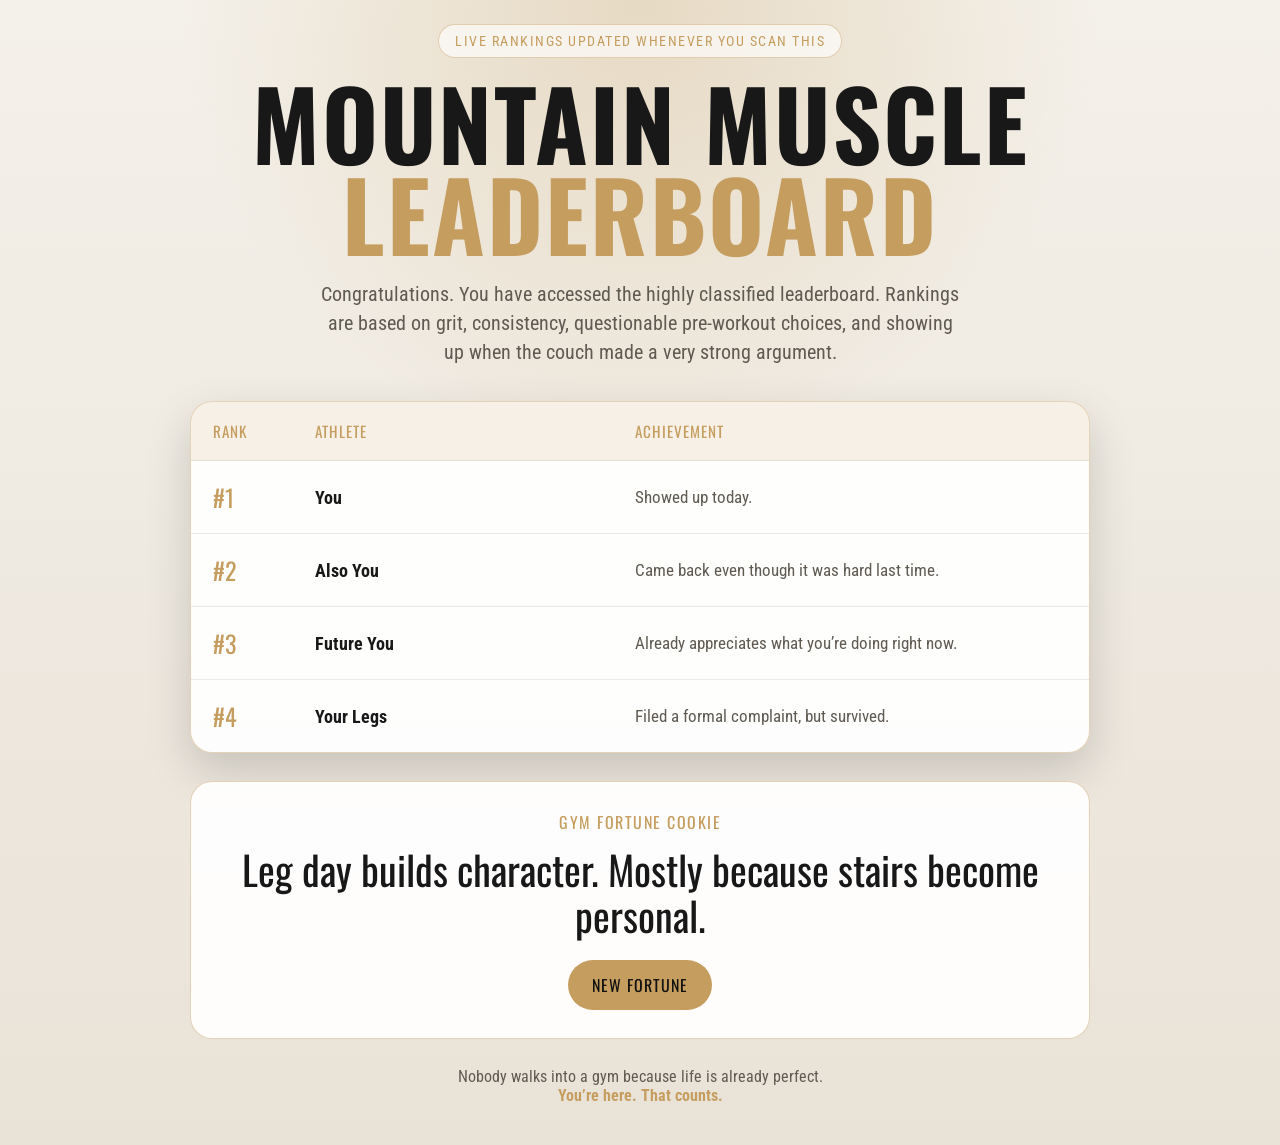
<file: Leaderboard.html>
<!DOCTYPE html>
<html lang="en">
<head>
  <meta charset="UTF-8" />
  <meta name="viewport" content="width=device-width, initial-scale=1.0" />
  <title>Mountain Muscle Leaderboard</title>

  <link href="https://fonts.googleapis.com/css2?family=Oswald:wght@500;600;700&family=Roboto+Condensed:wght@300;400;700&display=swap" rel="stylesheet">

  <style>
    :root {
      --bg: #111;
      --bg-soft: #1b1b1b;
      --card: #242424;
      --gold: #c59d5f;
      --text: #f4f1ea;
      --muted: #b8b2a7;
      --border: rgba(197, 157, 95, 0.35);
    }

    * {
      box-sizing: border-box;
    }

    body {
      margin: 0;
      min-height: 100vh;
      background:
        radial-gradient(circle at top, rgba(197,157,95,.18), transparent 35%),
        linear-gradient(180deg, #111 0%, #181818 100%);
      color: var(--text);
      font-family: "Roboto Condensed", sans-serif;
      display: flex;
      align-items: center;
      justify-content: center;
      padding: 24px;
    }

    .page {
      width: 100%;
      max-width: 900px;
      text-align: center;
    }

    .badge {
      display: inline-block;
      border: 1px solid var(--border);
      color: var(--gold);
      padding: 8px 16px;
      border-radius: 999px;
      letter-spacing: 1.5px;
      text-transform: uppercase;
      font-size: 0.85rem;
      margin-bottom: 18px;
      background: rgba(0,0,0,.25);
    }

    h1 {
      font-family: "Oswald", sans-serif;
      font-size: clamp(2.8rem, 8vw, 6rem);
      line-height: 0.95;
      margin: 0;
      text-transform: uppercase;
      letter-spacing: 2px;
    }

    h1 span {
      color: var(--gold);
      display: block;
    }

    .subtitle {
      max-width: 640px;
      margin: 22px auto 34px;
      color: var(--muted);
      font-size: 1.25rem;
      line-height: 1.45;
    }

    .leaderboard {
      background: rgba(36,36,36,.92);
      border: 1px solid var(--border);
      border-radius: 22px;
      overflow: hidden;
      box-shadow: 0 18px 45px rgba(0,0,0,.45);
      margin-bottom: 28px;
    }

    .row {
      display: grid;
      grid-template-columns: 90px 1fr 1.4fr;
      gap: 12px;
      padding: 18px 22px;
      border-bottom: 1px solid rgba(255,255,255,.08);
      align-items: center;
      text-align: left;
    }

    .row.header {
      background: rgba(197,157,95,.14);
      color: var(--gold);
      font-family: "Oswald", sans-serif;
      text-transform: uppercase;
      letter-spacing: 1px;
      font-size: 0.95rem;
    }

    .row:last-child {
      border-bottom: none;
    }

    .rank {
      font-family: "Oswald", sans-serif;
      color: var(--gold);
      font-size: 1.5rem;
    }

    .athlete {
      font-weight: 700;
      font-size: 1.15rem;
    }

    .achievement {
      color: var(--muted);
      font-size: 1.05rem;
    }

    .fortune-card {
      background: var(--bg-soft);
      border: 1px solid var(--border);
      border-radius: 22px;
      padding: 28px;
      margin-top: 28px;
    }

    .fortune-label {
      font-family: "Oswald", sans-serif;
      color: var(--gold);
      text-transform: uppercase;
      letter-spacing: 1.5px;
      margin-bottom: 12px;
    }

    #fortune {
      font-size: clamp(1.5rem, 4vw, 2.5rem);
      line-height: 1.15;
      margin: 0;
      font-family: "Oswald", sans-serif;
    }

    button {
      margin-top: 22px;
      background: var(--gold);
      color: #111;
      border: none;
      border-radius: 999px;
      padding: 13px 24px;
      font-family: "Oswald", sans-serif;
      text-transform: uppercase;
      letter-spacing: 1px;
      font-size: 1rem;
      cursor: pointer;
      transition: transform .15s ease, filter .15s ease;
    }

    button:hover {
      transform: translateY(-2px);
      filter: brightness(1.08);
    }

    .footer-note {
      color: var(--muted);
      font-size: 1rem;
      margin-top: 28px;
    }

    .footer-note strong {
      color: var(--gold);
    }

    @media (prefers-color-scheme: light) {
  :root {
    --bg: #f4f1ea;
    --bg-soft: #ffffff;
    --card: #ffffff;
    --text: #181818;
    --muted: #5f5a52;
    --border: rgba(197, 157, 95, 0.45);
  }

  body {
    background:
      radial-gradient(circle at top, rgba(197,157,95,.28), transparent 35%),
      linear-gradient(180deg, #f4f1ea 0%, #e9e2d7 100%);
  }

  .badge {
    background: rgba(255,255,255,.65);
  }

  .leaderboard {
    background: rgba(255,255,255,.92);
    box-shadow: 0 18px 45px rgba(0,0,0,.16);
  }

  .row {
    border-bottom: 1px solid rgba(0,0,0,.08);
  }

  .fortune-card {
    background: rgba(255,255,255,.92);
  }
}
      
    @media (max-width: 650px) {
      .row {
        grid-template-columns: 1fr;
        text-align: center;
        gap: 4px;
      }

      .row.header {
        display: none;
      }
    }
  </style>
</head>

<body>
  <main class="page">
    <div class="badge">Live Rankings Updated Whenever You Scan This</div>

    <h1>
      Mountain Muscle
      <span>Leaderboard</span>
    </h1>

    <p class="subtitle">
      Congratulations. You have accessed the highly classified leaderboard.
      Rankings are based on grit, consistency, questionable pre-workout choices,
      and showing up when the couch made a very strong argument.
    </p>

    <section class="leaderboard">
      <div class="row header">
        <div>Rank</div>
        <div>Athlete</div>
        <div>Achievement</div>
      </div>

      <div class="row">
        <div class="rank">#1</div>
        <div class="athlete">You</div>
        <div class="achievement">Showed up today.</div>
      </div>

      <div class="row">
        <div class="rank">#2</div>
        <div class="athlete">Also You</div>
        <div class="achievement">Came back even though it was hard last time.</div>
      </div>

      <div class="row">
        <div class="rank">#3</div>
        <div class="athlete">Future You</div>
        <div class="achievement">Already appreciates what you’re doing right now.</div>
      </div>

      <div class="row">
        <div class="rank">#4</div>
        <div class="athlete">Your Legs</div>
        <div class="achievement">Filed a formal complaint, but survived.</div>
      </div>
    </section>

    <section class="fortune-card">
      <div class="fortune-label">Gym Fortune Cookie</div>
      <p id="fortune">Loading wisdom from the dumbbell rack...</p>
      <button onclick="newFortune()">New Fortune</button>
    </section>

    <p class="footer-note">
      Nobody walks into a gym because life is already perfect.
      <br>
      <strong>You’re here. That counts.</strong>
    </p>
  </main>

  <script>
    const fortunes = [
      "The barbell remembers every excuse.",
      "Future soreness detected.",
      "Your cardio fears you.",
      "Somewhere, a dumbbell is hoping you pick it up.",
      "Today’s workout is tomorrow’s proof.",
      "The squat rack has been asking about you.",
      "Discipline is just motivation that learned how to show up on time.",
      "You don’t need to feel ready. You just need to start.",
      "Leg day builds character. Mostly because stairs become personal.",
      "Hydrate. Lift. Repeat. Pretend this was the plan all along.",
      "Nobody else can do your reps for you. Rude, but true.",
      "You made the leaderboard the second you walked in.",
      "Your warmup set judged your form silently.",
      "The treadmill is not a taxi. Increase the incline.",
      "Muscles are built one inconvenient decision at a time.",
      "You survived every workout you thought would destroy you.",
      "The weights do not care about your excuses. Very rude of them.",
      "Somewhere, your future self is yelling 'ONE MORE REP.'",
      "Rest day guilt has entered the chat.",
      "Your playlist added 12% more strength today.",
      "Nobody has ever regretted finishing the workout.",
      "The gym version of you is becoming harder to kill.",
      "Your ancestors carried water buckets uphill. You can finish this set.",
      "Every strong person started by looking confused in a gym.",
      "Protein alone cannot save you from skipped workouts.",
      "The dumbbells miss you when you don’t show up.",
      "You are one workout closer to becoming difficult to move in an emergency.",
      "Warning: excessive consistency may cause confidence.",
      "The mirror is loading results... please continue training.",
      "You’re not behind. You’re under construction.",
      "Heavy breathing detected. Workout appears successful.",
      "One day this warmup weight will feel hilarious.",
      "The pre-workout was optional. The chaos was not.",
      "Even the janitor knows who skips leg day.",
      "The barbell has heard all your bargaining attempts.",
      "Abs are hiding under there somewhere. Keep digging.",
      "You are now stronger than at least one office chair.",
      "Somebody weaker than you already quit today.",
      "The hardest rep is usually the one that gets you through the door.",
      "Mountain Muscle: where grown adults willingly pay to suffer.",
      "Pain is temporary. Screenshots of PRs are forever.",
      "Your future self called. They said thanks."
    
    ];

    function newFortune() {
      const fortune = document.getElementById("fortune");
      const random = fortunes[Math.floor(Math.random() * fortunes.length)];
      fortune.textContent = random;
    }

    newFortune();
  </script>
</body>
</html>
</file>
